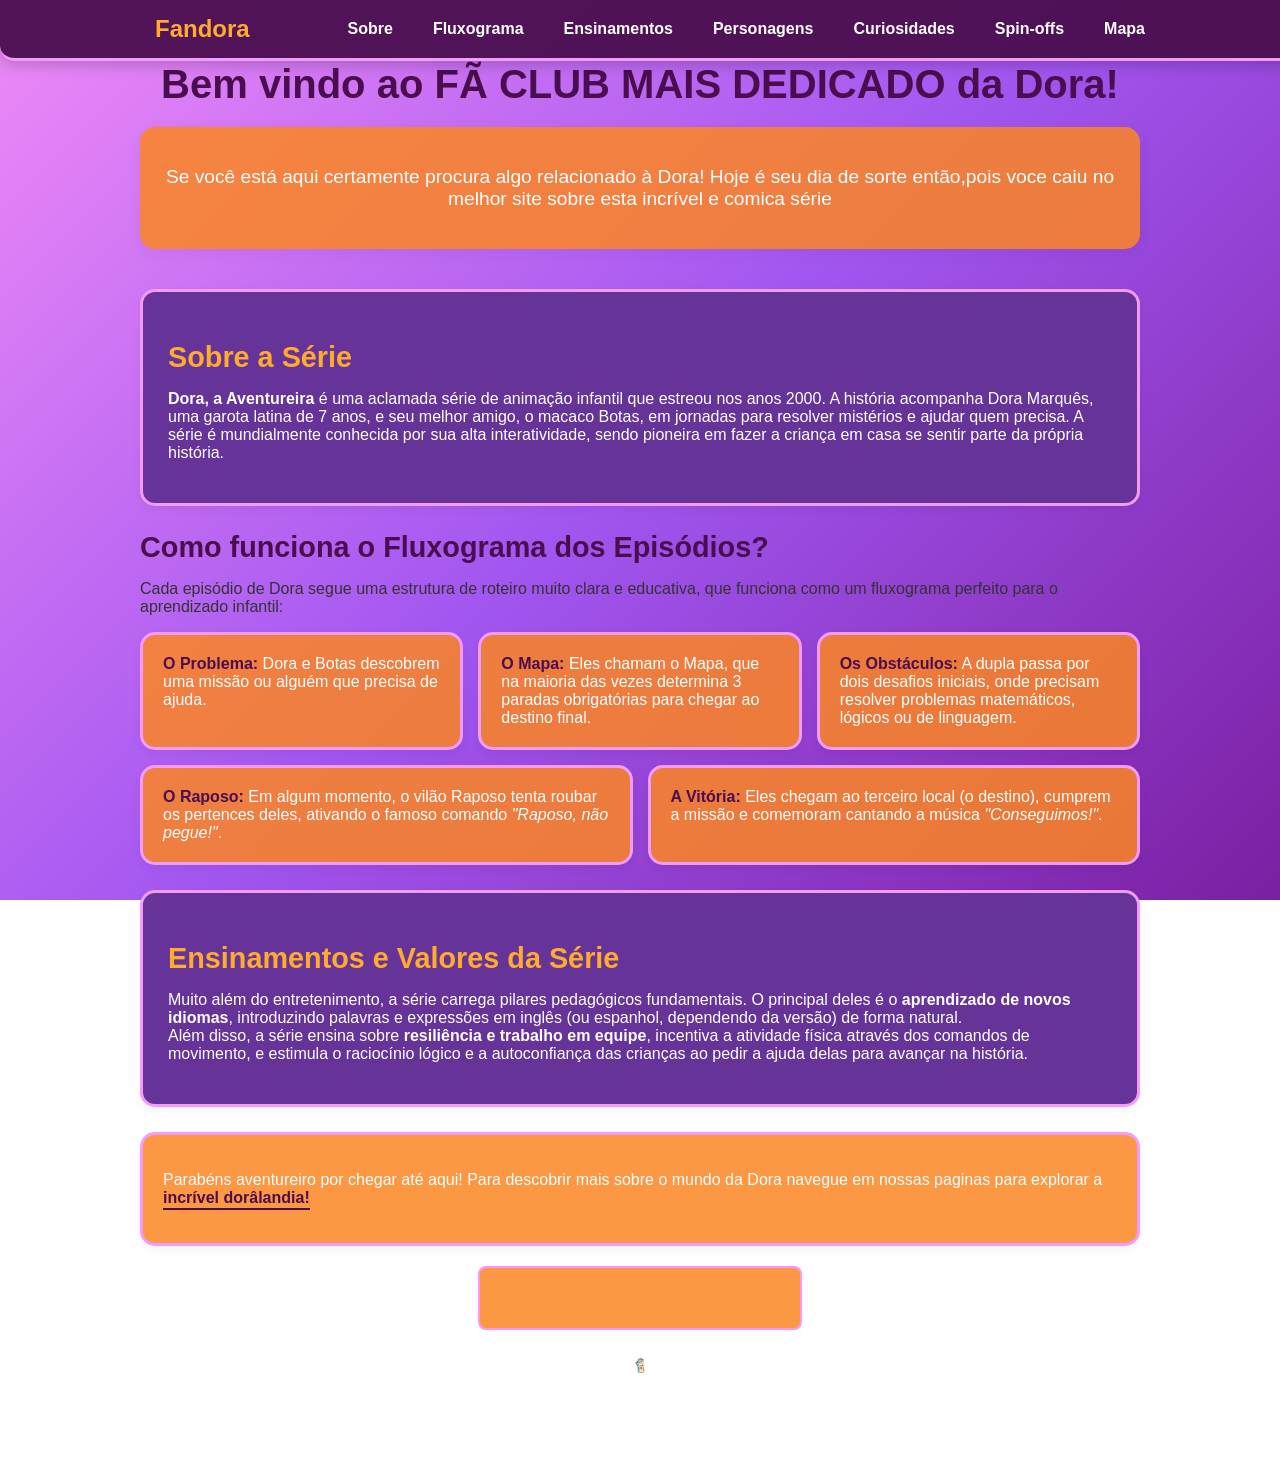
<file: index.html>
<!DOCTYPE html>
<html lang="pt-BR">
<head>
  
    <meta charset="UTF-8">
    <meta name="viewport" content="width=device-width, initial-scale=1.0">
    <title>Fandora</title>
    <link rel="icon" type="image" href="imgs/logotipo_dora.png">
    <link rel="stylesheet" href="style.css">
    <link rel="stylesheet" href="index.css">
  
</head>
  
<body>
  <!--  menu de navegação-->
  <nav class="navbar">
        <div class="nav-container">
            <a href="#" class="nav-logo">Fandora</a>
            <ul class="nav-links">
                <li><a href="#sobre-a-dora">Sobre</a></li>
                <li><a href="#fluxograma">Fluxograma</a></li>
                <li><a href="#Ensinamentos">Ensinamentos</a></li>
                <li><a href="personagens.html">Personagens</a></li>
                <li><a href="curiosidades.html">Curiosidades</a></li>
                <li><a href="spinoff.html">Spin-offs</a></li>
                 <li><a href="mapa.html">Mapa</a></li>
            </ul>
        </div>
    </nav>
  <!-- Introd ao leitor-->
   <div class="content">
  <header>
    <h1>Bem vindo ao <strong>FÃ CLUB MAIS DEDICADO</strong> da Dora!</h1>
      <div><p>Se você está aqui certamente procura algo relacionado à Dora! Hoje é seu dia de sorte então,pois voce caiu no melhor site sobre esta incrível e comica série</p></div></header>
       <!-- Fim da introd-->
     
    <!-- Conteúdo1 -->
  <section id="sobre-a-dora">
    <h2>Sobre a Série</h2>
    <p>
        <strong>Dora, a Aventureira</strong> é uma aclamada série de animação infantil que estreou nos anos 2000. 
        A história acompanha Dora Marquês, uma garota latina de 7 anos, e seu melhor amigo, o macaco Botas, em jornadas para resolver mistérios e ajudar quem precisa. 
        A série é mundialmente conhecida por sua alta interatividade, sendo pioneira em fazer a criança em casa se sentir parte da própria história.
    </p></section>
       <!-- Fim do Conteúdo1 -->

     <!-- Conteúdo2 -->
      <section id="fluxograma">
    <h2>Como funciona o Fluxograma dos Episódios?</h2>
    <p>
        Cada episódio de Dora segue uma estrutura de roteiro muito clara e educativa, que funciona como um fluxograma perfeito para o aprendizado infantil:
    </p>
    <ul>
        <li><strong>O Problema:</strong> Dora e Botas descobrem uma missão ou alguém que precisa de ajuda.</li>
        <li><strong>O Mapa:</strong> Eles chamam o Mapa, que na maioria das vezes determina 3 paradas obrigatórias para chegar ao destino final.</li>
        <li><strong>Os Obstáculos:</strong> A dupla passa por dois desafios iniciais, onde precisam resolver problemas matemáticos, lógicos ou de linguagem.</li>
        <li><strong>O Raposo:</strong> Em algum momento, o vilão Raposo tenta roubar os pertences deles, ativando o famoso comando <em>"Raposo, não pegue!"</em>.</li>
        <li><strong>A Vitória:</strong> Eles chegam ao terceiro local (o destino), cumprem a missão e comemoram cantando a música <em>"Conseguimos!"</em>.</li>
    </ul>
    </section>
     <!-- Fim do Conteúdo2 -->
     
     <!--Conteúdo3 -->
      <section id="Ensinamentos">
    <h2>Ensinamentos e Valores da Série</h2>
    <p>
        Muito além do entretenimento, a série carrega pilares pedagógicos fundamentais. O principal deles é o <strong>aprendizado de novos idiomas</strong>, introduzindo palavras e expressões em inglês (ou espanhol, dependendo da versão) de forma natural.<br>
      Além disso, a série ensina sobre <strong>resiliência e trabalho em equipe</strong>, incentiva a atividade física através dos comandos de movimento, e estimula o raciocínio lógico e a autoconfiança das crianças ao pedir a ajuda delas para avançar na história.
    </p>
</section> 
     <!-- Fim do Conteúdo3 -->
     
  <section id="mapa_e_links">
<p> Parabéns aventureiro por chegar até aqui! Para descobrir mais sobre o mundo da Dora navegue em nossas paginas para explorar a <a href="#" >incrível dorâlandia!</a> </p>
  <!-- volta para o inicio com o menu-->
</section>
     </div>
  <input type="text">
  <!-- Footer -->
  <footer class="footer">
    <img src="imgs/mapa-da-dora.png" alt="Mapa Oculto" class="mapa-easter-egg" onclick="alert('Parabéns aventureiro! Você encontrou o Mapa!')">
            <p>&copy; 2026 - Feito para a CEO da empressa Dora Corporations</p>
        </footer>
</body>
</html>
</file>
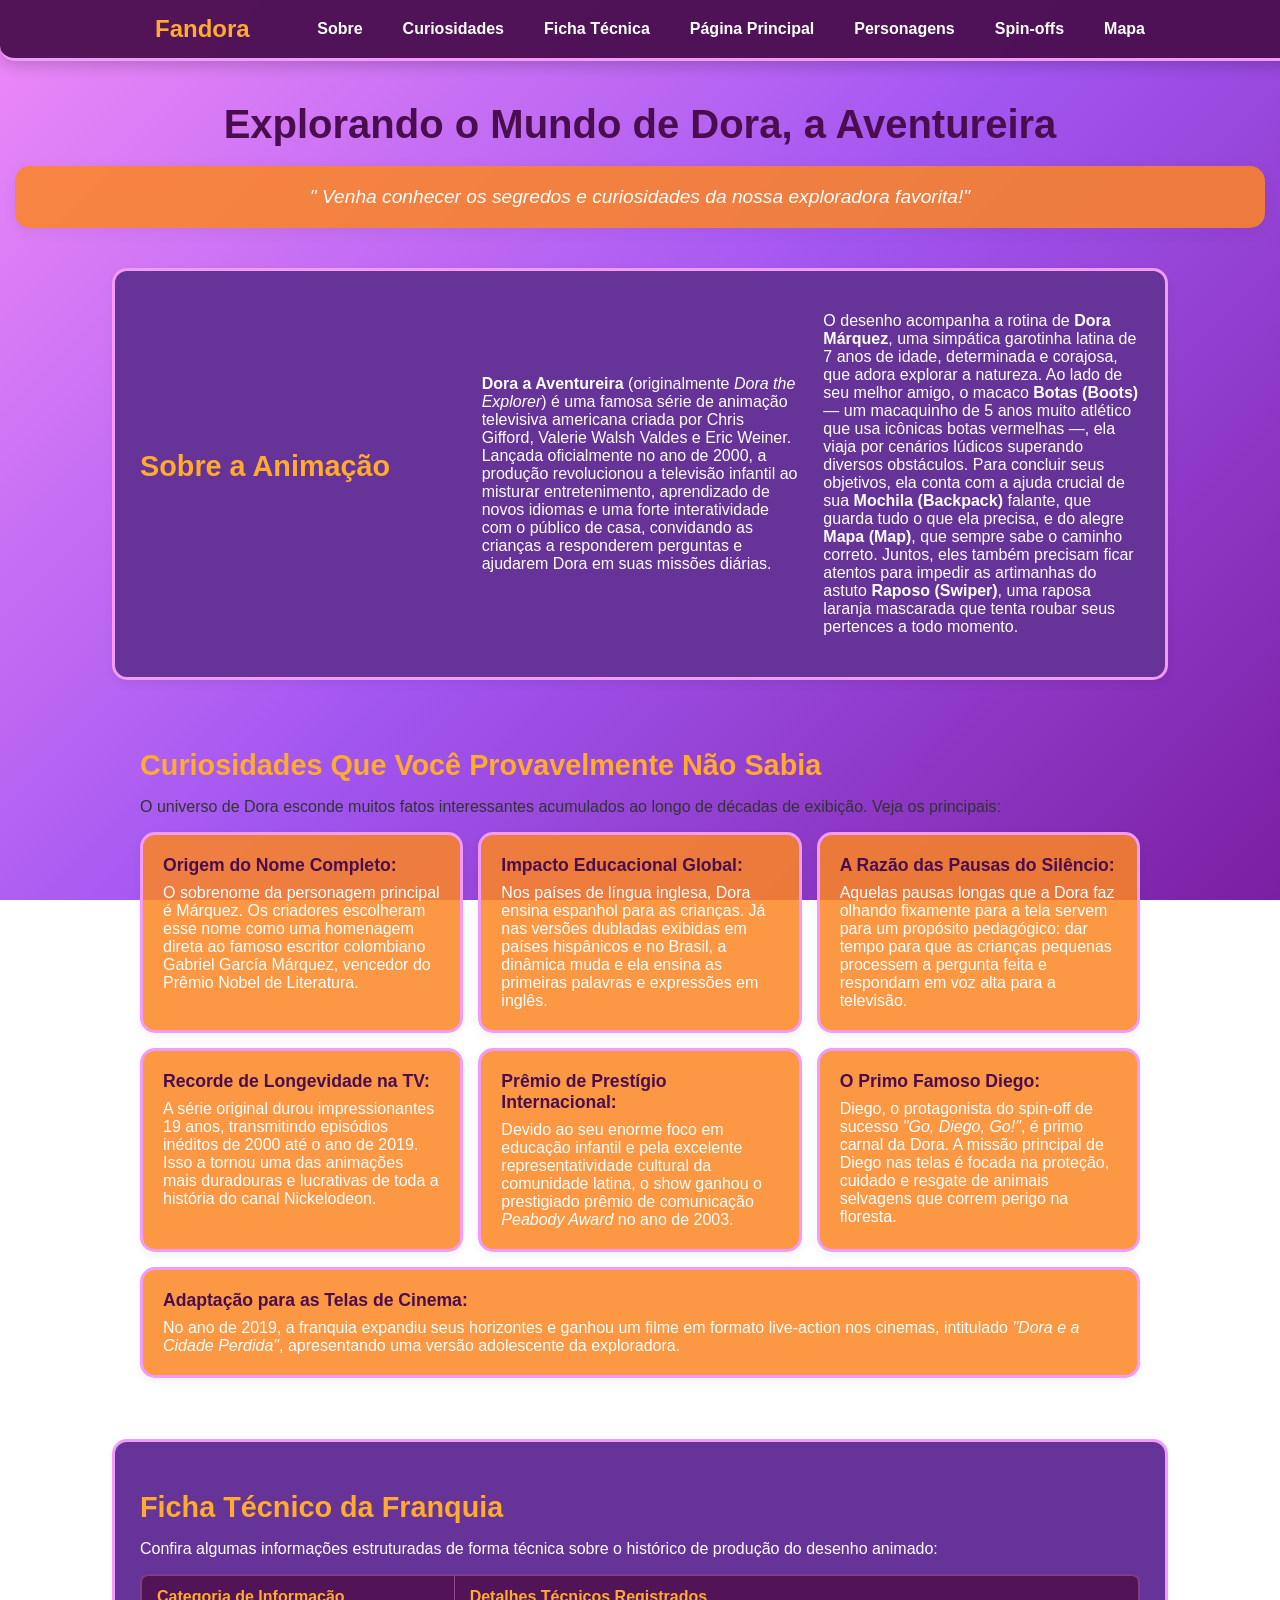
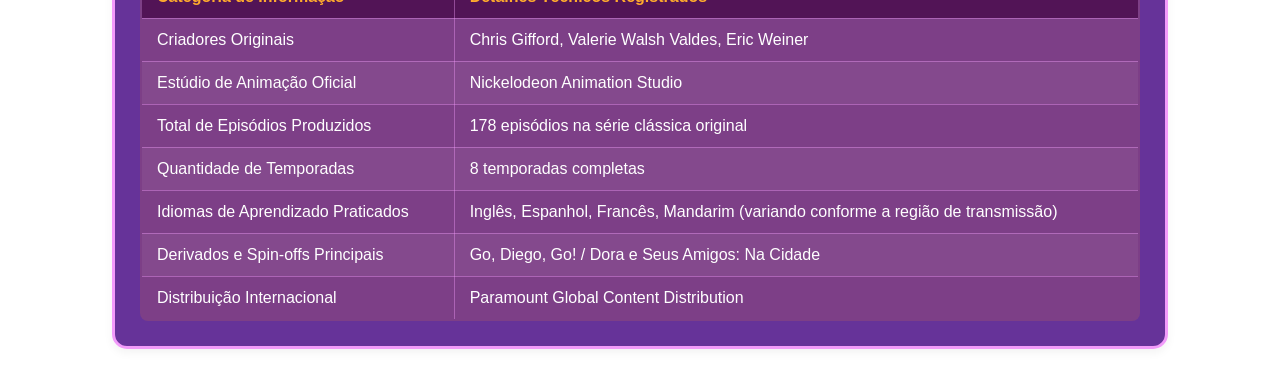
<file: curiosidades.html>
<!DOCTYPE html>
<html lang="pt-BR">
<head>
    <meta charset="UTF-8">
    <title>Fã Clube da Dora a Aventureira - Curiosidades</title>
	<link rel="stylesheet" href="style.css">
	<link rel="stylesheet" href="curiosidades.css">
    <link rel="icon" type="image" href="imgs/logotipo_dora.png">
</head>
<body>
	
	<nav class="navbar">
        <div class="nav-container">
            <a href="#" class="nav-logo">Fandora</a>
            <ul class="nav-links">
                <li><a href="#sobre">Sobre</a></li>
                <li><a href="#curiosidades">Curiosidades</a></li>
                <li><a href="#dados">Ficha Técnica</a></li>
                <li><a href="index.html">Página Principal</a></li>
                <li><a href="personagens.html">Personagens</a></li>
                <li><a href="spinoff.html">Spin-offs</a></li>
                 <li><a href="mapa.html">Mapa</a></li>
            </ul>
        </div>
    </nav>

    <header>
        <h1>Explorando o Mundo de Dora, a Aventureira</h1>
        <p><em>" Venha conhecer os segredos e curiosidades da nossa exploradora favorita!"</em></p>
    </header>

    <section class="sobre" id="sobre">
        <h2>Sobre a Animação</h2>
        <p><strong>Dora a Aventureira</strong> (originalmente <em>Dora the Explorer</em>) é uma famosa série de animação televisiva americana criada por Chris Gifford, Valerie Walsh Valdes e Eric Weiner.
 	Lançada oficialmente no ano de 2000, a produção revolucionou a televisão infantil ao misturar entretenimento, aprendizado de novos idiomas e uma forte interatividade com o público de casa,
	 convidando as crianças a responderem perguntas e ajudarem Dora em suas missões diárias.</p>
         
        <p>O desenho acompanha a rotina de <strong>Dora Márquez</strong>, uma simpática garotinha latina de 7 anos de idade, determinada e corajosa, que adora explorar a natureza.
	 Ao lado de seu melhor amigo, o macaco <strong>Botas (Boots)</strong> — um macaquinho de 5 anos muito atlético que usa icônicas botas vermelhas —,
	 ela viaja por cenários lúdicos superando diversos obstáculos. Para concluir seus objetivos, ela conta com a ajuda crucial de sua <strong>Mochila (Backpack)</strong> falante, que guarda tudo o que ela precisa,
	 e do alegre <strong>Mapa (Map)</strong>, que sempre sabe o caminho correto. Juntos, eles também precisam ficar atentos para impedir as artimanhas do astuto <strong>Raposo (Swiper)</strong>,
	uma raposa laranja mascarada que tenta roubar seus pertences a todo momento.</p>
    </section>

    <section id="curiosidades">
        <h2>Curiosidades Que Você Provavelmente Não Sabia</h2>
        <p>O universo de Dora esconde muitos fatos interessantes acumulados ao longo de décadas de exibição. Veja os principais:</p>
         
        <ol>
            <li>
                <strong>Origem do Nome Completo:</strong> 
                O sobrenome da personagem principal é Márquez. Os criadores escolheram esse nome como uma homenagem direta ao famoso escritor colombiano Gabriel García Márquez, vencedor do Prêmio Nobel de Literatura.
            </li>
            <li>
                <strong>Impacto Educacional Global:</strong> 
                Nos países de língua inglesa, Dora ensina espanhol para as crianças. Já nas versões dubladas exibidas em países hispânicos e no Brasil, a dinâmica muda e ela ensina as primeiras palavras e expressões em inglês.
            </li>
            <li>
                <strong>A Razão das Pausas do Silêncio:</strong> 
                Aquelas pausas longas que a Dora faz olhando fixamente para a tela servem para um propósito pedagógico: dar tempo para que as crianças pequenas processem a pergunta feita e respondam em voz alta para a televisão.
            </li>
            <li>
                <strong>Recorde de Longevidade na TV:</strong> 
                A série original durou impressionantes 19 anos, transmitindo episódios inéditos de 2000 até o ano de 2019. Isso a tornou uma das animações mais duradouras e lucrativas de toda a história do canal Nickelodeon.
            </li>
            <li>
                <strong>Prêmio de Prestígio Internacional:</strong> 
                Devido ao seu enorme foco em educação infantil e pela excelente representatividade cultural da comunidade latina, o show ganhou o prestigiado prêmio de comunicação <em>Peabody Award</em> no ano de 2003.
            </li>
            <li>
                <strong>O Primo Famoso Diego:</strong> 
                Diego, o protagonista do spin-off de sucesso <em>"Go, Diego, Go!"</em>, é primo carnal da Dora. A missão principal de Diego nas telas é focada na proteção, cuidado e resgate de animais selvagens que correm perigo na floresta.
            </li>
            <li>
                <strong>Adaptação para as Telas de Cinema:</strong> 
                No ano de 2019, a franquia expandiu seus horizontes e ganhou um filme em formato live-action nos cinemas, intitulado <em>"Dora e a Cidade Perdida"</em>, apresentando uma versão adolescente da exploradora.
            </li>
        </ol>
    </section>

    <section id="dados">
        <h2>Ficha Técnico da Franquia</h2>
        <p>Confira algumas informações estruturadas de forma técnica sobre o histórico de produção do desenho animado:</p>
         
        <table border="1" cellpadding="5" cellspacing="0">
            <thead>
                <tr>
                    <th>Categoria de Informação</th>
                    <th>Detalhes Técnicos Registrados</th>
                </tr>
            </thead>
            <tbody>
                <tr>
                    <td>Criadores Originais</td>
                    <td>Chris Gifford, Valerie Walsh Valdes, Eric Weiner</td>
                </tr>
                <tr>
                    <td>Estúdio de Animação Oficial</td>
                    <td>Nickelodeon Animation Studio</td>
                </tr>
                <tr>
                    <td>Total de Episódios Produzidos</td>
                    <td>178 episódios na série clássica original</td>
                </tr>
                <tr>
                    <td>Quantidade de Temporadas</td>
                    <td>8 temporadas completas</td>
                </tr>
                <tr>
                    <td>Idiomas de Aprendizado Praticados</td>
                    <td>Inglês, Espanhol, Francês, Mandarim (variando conforme a região de transmissão)</td>
                </tr>
                <tr>
                    <td>Derivados e Spin-offs Principais</td>
                    <td>Go, Diego, Go! / Dora e Seus Amigos: Na Cidade</td>
                </tr>
                <tr>
                    <td>Distribuição Internacional</td>
                    <td>Paramount Global Content Distribution</td>
                </tr>
            </tbody>
        </table>
    </section>

</body>
</html>
</file>
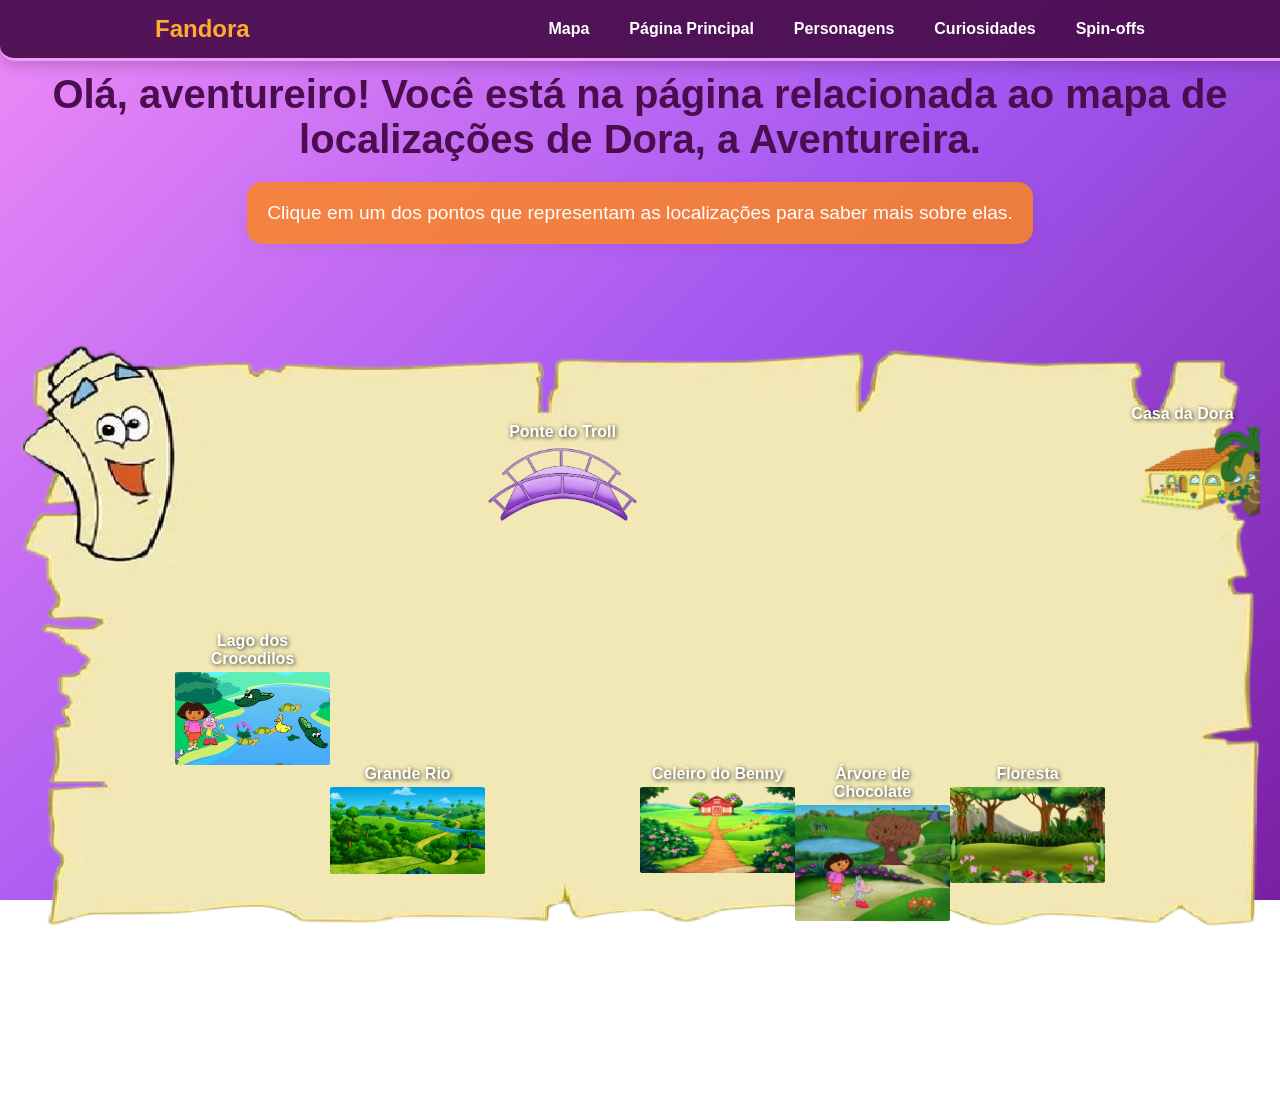
<file: mapa.html>
<!DOCTYPE html>
<html lang="pt-BR">

    <head>

        <meta charset="UTF-8">

        <meta name="viewport" content="width=device-width, initial-scale=1.0">

        <link rel="stylesheet" href="style.css">
        <link rel="stylesheet" href="Mapa.css">
        <link rel="icon" type="image" href="imgs/logotipo_dora.png">

        <title>Mapa da Dora a Aventureira</title>

    </head>

    <body>
        <nav class="navbar">
            <div class="nav-container">
                <a href="#" class="nav-logo">Fandora</a>
                <ul class="nav-links">
                    <li><a href="#mapaOverlay">Mapa</a></li>
                    <li><a href="index.html">Página Principal</a></li>
                    <li><a href="personagens.html">Personagens</a></li>
                    <li><a href="curiosidades.html">Curiosidades</a></li>
                    <li><a href="spinoff.html">Spin-offs</a></li>
                   
                </ul>
            </div>
        </nav>

        <header>
            <h1>
                Olá, aventureiro! Você está na página relacionada ao mapa de
                localizações de Dora, a Aventureira.
            </h1>

            <div>
                Clique em um dos pontos que representam as localizações para
                saber mais sobre elas.
            </div>

        </header>

        <main>

            <section id="mapa">
                <div id="mapaContainer">
                    <img id="imgMapa" src="imgs/mapa2-Photoroom (1).png" alt="Mapa da Dora">

                    <div id="mapaOverlay">
                        <div class="quadranteAbaixo" id="q1" ></div>
                        <div class="quadranteAbaixo" id="q2" ></div>
                        <div class="quadranteAbaixo" id="q3" ></div>
                        <div class="quadranteAbaixo" id="q4" ></div>
                        <div class="quadranteAbaixo" id="q5" ></div>
                        <div class="quadranteAbaixo" id="q6" ></div>
                        <div class="quadranteAbaixo" id="q7" ></div>
                        <div class="quadranteAbaixo" id="q8" ></div>
                        <div class="quadranteAbaixo" id="q9" ></div>
                        <div class="quadranteAbaixo" id="q10" ></div>
                        <div class="quadranteAbaixo" id="q11" ></div>
                        <div class="quadranteAbaixo" id="q12" ></div>
                        <div class="quadranteAbaixo" id="q13" ></div>
                        <div class="quadranteAbaixo" id="q14" ></div>
                        <div class="quadranteAbaixo" id="q15" ></div>
                        <div class="quadranteAbaixo" id="q16" ></div>
                        <div class="quadranteAcima" id="q17" ></div>
                        <div class="quadranteAcima" id="q18" ></div>
                        <div class="quadranteAcima" id="q19" ></div>
                        <div class="quadranteAcima" id="q20" ></div>
                        <div class="quadranteAcima" id="q21" ></div>
                        <div class="quadranteAcima" id="q22" ></div>
                        <div class="quadranteAcima" id="q23" ></div>
                        <div class="quadranteAcima" id="q24" ></div>
                    </div>
                    
                    <article id="localizacoes">

                        <div class="localizacao" data-local="1">

                            <h3>
                                Casa da Dora
                            </h3>

                            <img class="imgLocalizacao" src="imgs/67fe19a10879cc03cc8d97707c435842-removebg-preview (1).png">

                        </div>

                        <div class="localizacao" data-local="2">

                            <h3>
                                Floresta
                            </h3>

                            <img class="imgLocalizacao" src="imgs/83f4a71cecf992b0a128b90c1cd9110f-removebg-preview.png">

                        </div>

                        <div class="localizacao" data-local="3">

                            <h3>
                                Ponte do Troll
                            </h3>

                            <img class="imgLocalizacao" src="imgs/ponte da dora-Photoroom.png">

                        </div>

                        <div class="localizacao" data-local="4">

                            <h3 >
                                Grande Rio
                            </h3>
                            
                            <img class="imgLocalizacao" src="imgs/ChatGPT Image 24 de jun. de 2026, 13_48_10.png">

                        </div>

                        <div class="localizacao" data-local="5">

                            <h3>
                                Árvore de Chocolate
                            </h3>

                            <img class="imgLocalizacao" src="imgs/2JSFGGb73K7R5RnJpANcTwobV9wiqBKxgmlhZWusZKHK5MF1a3eEK_vt2uCE36BQX6a31hDedIJb00cGhJqhAODqyKbRiuhYxu9oCT1.jfif">

                        </div>

                        <div class="localizacao" data-local="6">

                            <h3>
                                Celeiro do Benny
                            </h3>

                            <img class="imgLocalizacao" src="imgs/ChatGPT_Image_24_de_jun._de_2026__14_06_54-removebg-preview.png">

                        </div>

                        <div class="localizacao" data-local="7">

                            <h3>
                                Lago dos Crocodilos
                            </h3>

                            <img class="imgLocalizacao" src="imgs/pvuhAnBgVZFwynVEVZc9ws567hYSVOTnuw7pXqSbkC7hYNgWvFZyh6X10Hz-esPIhUJYscoZ9Jr9i_qDhfmjpJljNurSutjWko35XNr2jGp.jfif">

                        </div>

                    </article>

                    <article id="descricoes">
                
                        <div class="descricao" data-local="1">
                            <p>
                                A Casa da Dora é o principal ponto de partida das
                                aventuras. Ela vive ali com sua família e normalmente
                                começa suas jornadas ao lado de Botas após consultar
                                o Mapa. Diversos episódios começam ou terminam nesse
                                local, tornando-o um dos lugares mais importantes da série.
                            </p>
                        </div>

                        <div class="descricao" data-local="2">
                            <p>
                                A Floresta é provavelmente a região mais explorada de
                                toda a série. Ela conecta inúmeros caminhos e destinos,
                                servindo como passagem para montanhas, rios, jardins e
                                outras áreas. Muitas espécies de animais vivem ali e
                                frequentemente ajudam Dora durante suas missões.
                            </p>
                        </div>

                        <div class="descricao" data-local="3">
                            <p>
                                A Ponte do Troll é um dos locais mais icônicos da série.
                                O Troll que a guarda frequentemente apresenta desafios
                                ou enigmas que Dora precisa resolver para atravessar.
                                Essa ponte simboliza a importância da inteligência,
                                da coragem e da amizade nas aventuras.
                            </p>
                        </div>

                        <div class="descricao" data-local="4">
                            <p>
                                O Grande Rio é um importante obstáculo natural encontrado em diversas
                                aventuras de Dora. Para atravessá-lo, Dora e Botas frequentemente precisam
                                utilizar barcos, pontes ou outros meios de transporte, seguindo as
                                orientações do Mapa. Suas margens conectam diferentes regiões e servem
                                como passagem para vários dos principais destinos explorados na série.
                            </p>
                        </div>

                        <div class="descricao" data-local="5">
                            <p>
                                A Árvore de Chocolate é um dos lugares mais curiosos e memoráveis do mundo
                                de Dora. Diferentemente de uma árvore comum, ela produz deliciosas barras
                                de chocolate em seus galhos, despertando a curiosidade de todos os
                                personagens. Dora e Botas costumam passar por esse local durante algumas
                                aventuras, seja para descansar ou admirar a paisagem. 
                            </p>
                        </div>

                        <div class="descricao" data-local="6">
                                <p>
                                    O Celeiro do Benny é um dos principais locais da fazenda onde vive Benny. 
                                    Nele são guardadas ferramentas, alimentos e outros equipamentos utilizados 
                                    no dia a dia. Em diversas aventuras, Dora e Botas visitam o celeiro para
                                    ajudar Benny a encontrar objetos perdidos, organizar materiais ou resolver
                                    problemas relacionados às atividades da fazenda.
                                </p>
                        </div>

                        <div class="descricao" data-local="7">
                                <p>
                                    O Lago dos Crocodilos é um dos obstáculos naturais mais famosos encontrados
                                    por Dora durante suas aventuras. Suas águas são habitadas por crocodilos,
                                    tornando a travessia um verdadeiro desafio. Para chegar ao outro lado,
                                    Dora e Botas frequentemente precisam encontrar uma ponte, utilizar um barco
                                    ou seguir um caminho seguro indicado pelo Mapa.
                                </p>
                        </div>

                    </article>
            
                </div>

            </section>

        </main>

        </div>
        
        <footer class="footer">
            <p>&copy; 2026 - Feito para a CEO da empressa Dora Corporations</p>
        </footer>

        <script src="mapa.js"></script>

    </body>

</html>
</file>
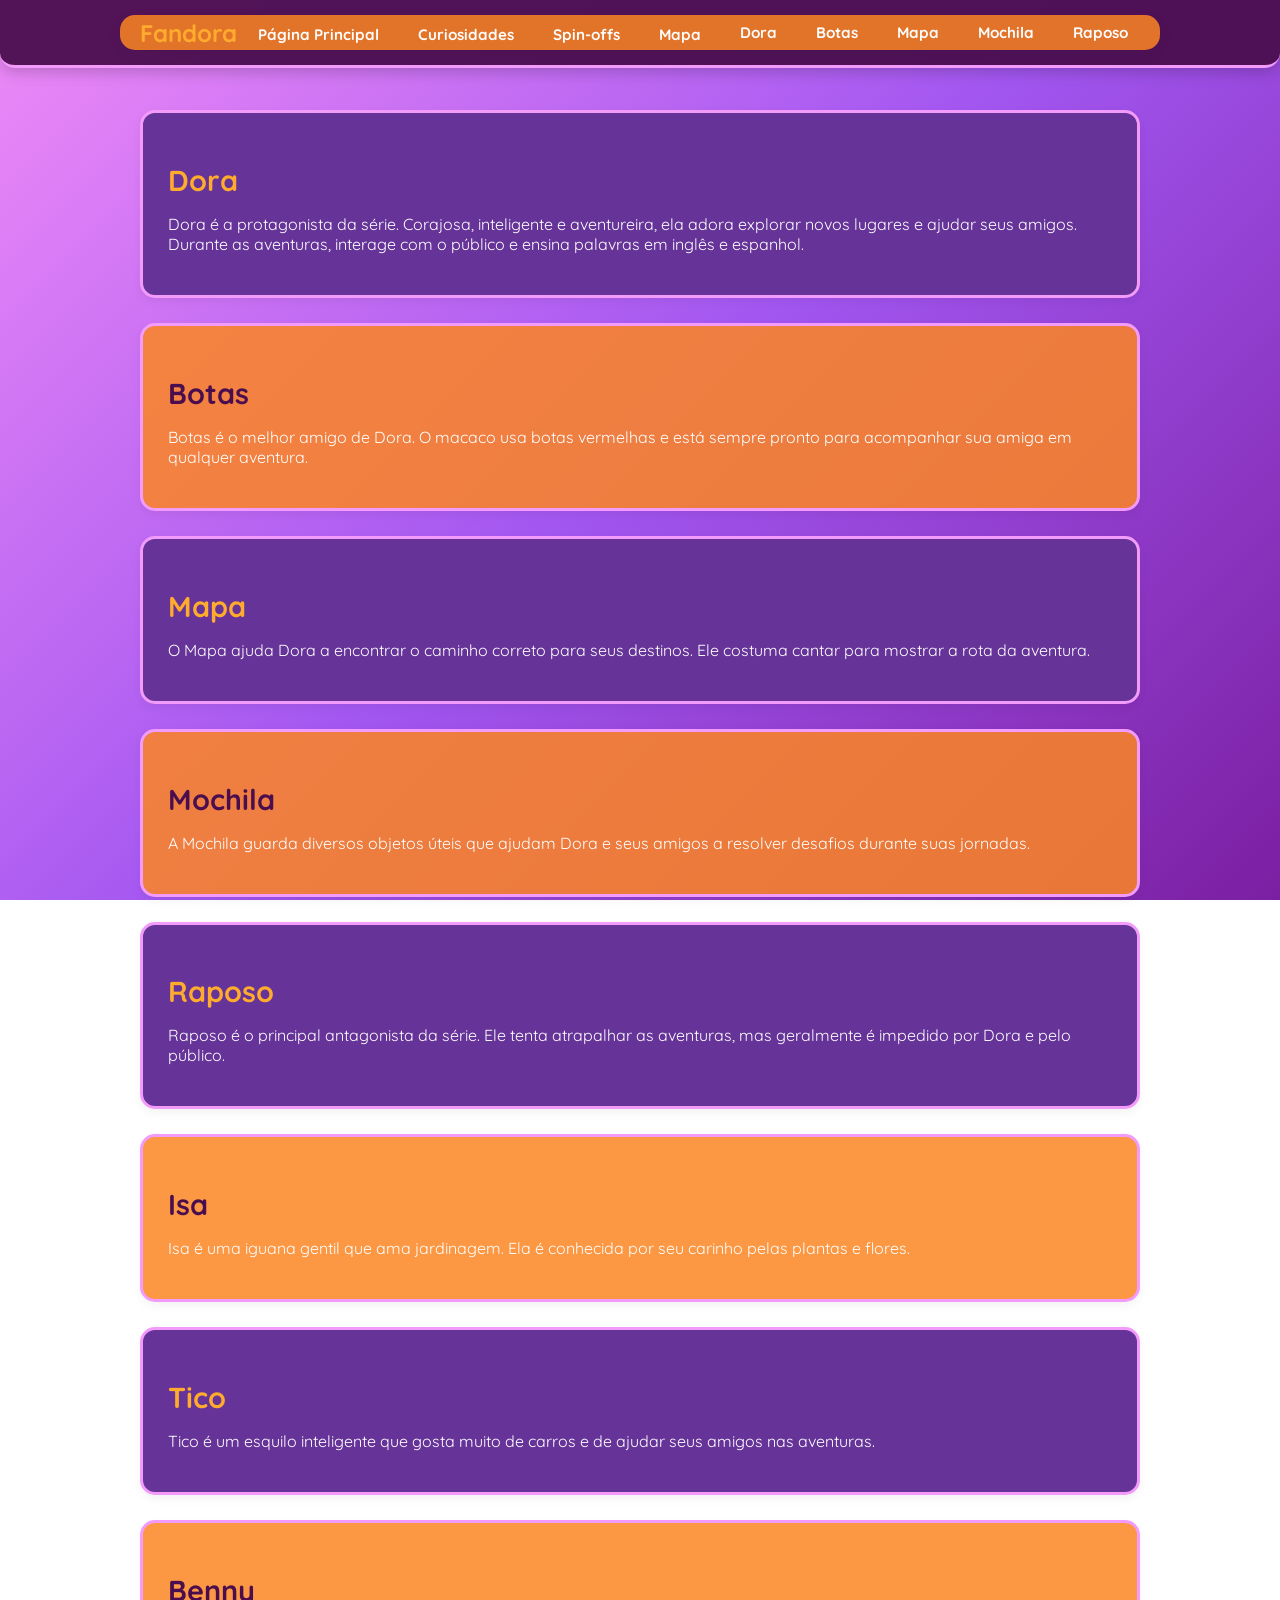
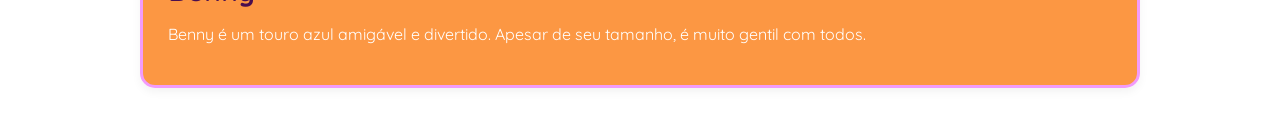
<file: personagens.html>
<!DOCTYPE html>
<html lang="pt-BR">
<head>
    <meta charset="UTF-8">
    <meta name="viewport" content="width=device-width, initial-scale=1.0">
    <title>Personagens de Dora, a Aventureira</title>
    
    <!-- Fonte -->
    <link href="https://fonts.googleapis.com/css2?family=Quicksand:wght@400;600;700&display=swap" rel="stylesheet">
    <link rel="icon" type="image" href="imgs/logotipo_dora.png">
    <link rel="stylesheet" href="style.css">
    <link rel="stylesheet" href="personagens.css">
</head>
<body>

    <header>

        <div class="nav-container">
            <h1>Fandora</h1>

            <nav class="nav-links">
                <li><a href="index.html">Página Principal</a></li>
                <li><a href="curiosidades.html">Curiosidades</a></li>
                <li><a href="spinoff.html">Spin-offs</a></li>
                <li><a href="mapa.html">Mapa</a></li>
                <a href="#dora">Dora</a>
                <a href="#botas">Botas</a>
                <a href="#mapa">Mapa</a>
                <a href="#mochila">Mochila</a>
                <a href="#raposo">Raposo</a>
               
            </nav>

        </div>

    </header>

    <main class="content">

        <div class="personagem" id="dora">
            <h2>Dora</h2>
            <p>
                Dora é a protagonista da série. Corajosa, inteligente e aventureira,
                ela adora explorar novos lugares e ajudar seus amigos. Durante as
                aventuras, interage com o público e ensina palavras em inglês e espanhol.
            </p>
        </div>

        <div class="personagem" id="botas">
            <h2>Botas</h2>
            <p>
                Botas é o melhor amigo de Dora. O macaco usa botas vermelhas e está
                sempre pronto para acompanhar sua amiga em qualquer aventura.
            </p>
        </div>

        <div class="personagem" id="mapa">
            <h2>Mapa</h2>
            <p>
                O Mapa ajuda Dora a encontrar o caminho correto para seus destinos.
                Ele costuma cantar para mostrar a rota da aventura.
            </p>
        </div>

        <div class="personagem" id="mochila">
            <h2>Mochila</h2>
            <p>
                A Mochila guarda diversos objetos úteis que ajudam Dora e seus amigos
                a resolver desafios durante suas jornadas.
            </p>
        </div>

        <div class="personagem" id="raposo">
            <h2>Raposo</h2>
            <p>
                Raposo é o principal antagonista da série. Ele tenta atrapalhar as
                aventuras, mas geralmente é impedido por Dora e pelo público.
            </p>
        </div>

        <div class="personagem" id="isa">
            <h2>Isa</h2>
            <p>
                Isa é uma iguana gentil que ama jardinagem. Ela é conhecida por seu
                carinho pelas plantas e flores.
            </p>
        </div>

        <div class="personagem" id="tico">
            <h2>Tico</h2>
            <p>
                Tico é um esquilo inteligente que gosta muito de carros e de ajudar
                seus amigos nas aventuras.
            </p>
        </div>

        <div class="personagem" id="benny">
            <h2>Benny</h2>
            <p>
                Benny é um touro azul amigável e divertido. Apesar de seu tamanho,
                é muito gentil com todos.
            </p>
        </div>

    </main>

</body>
</html>
</file>
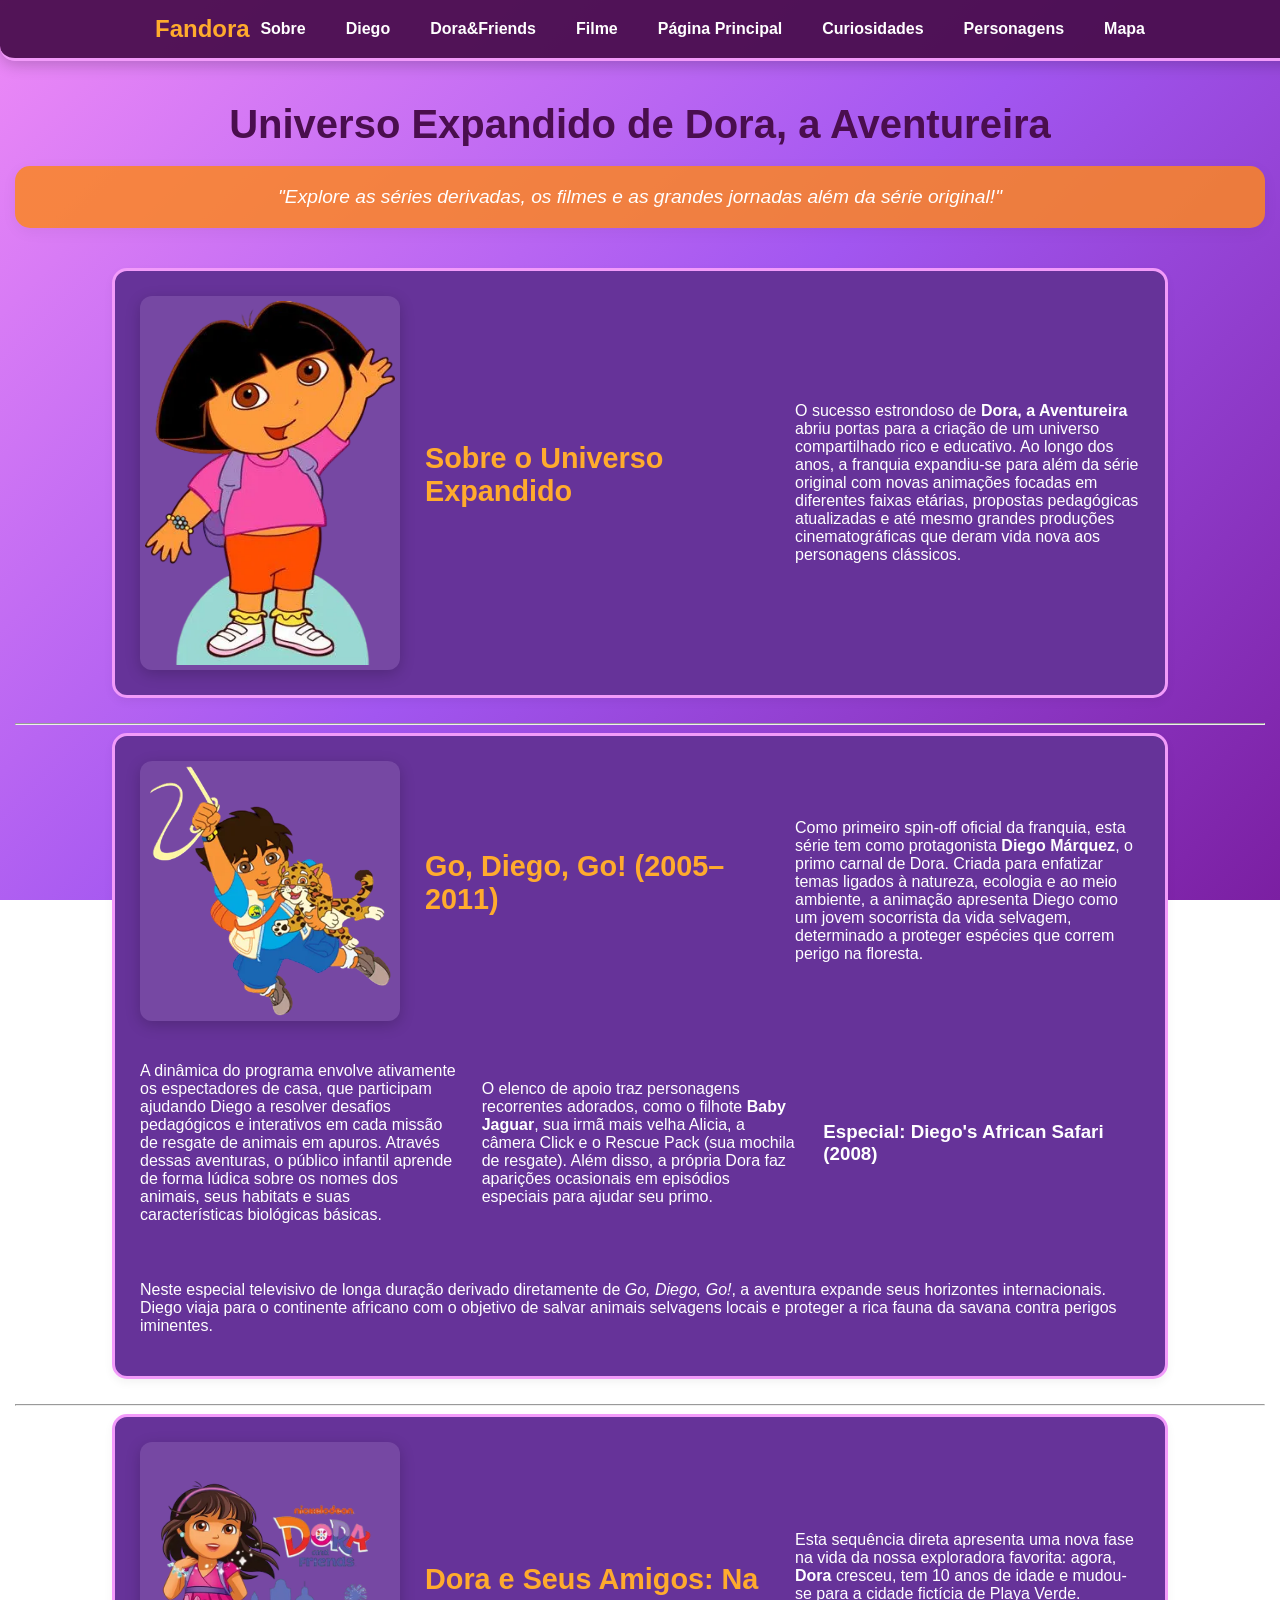
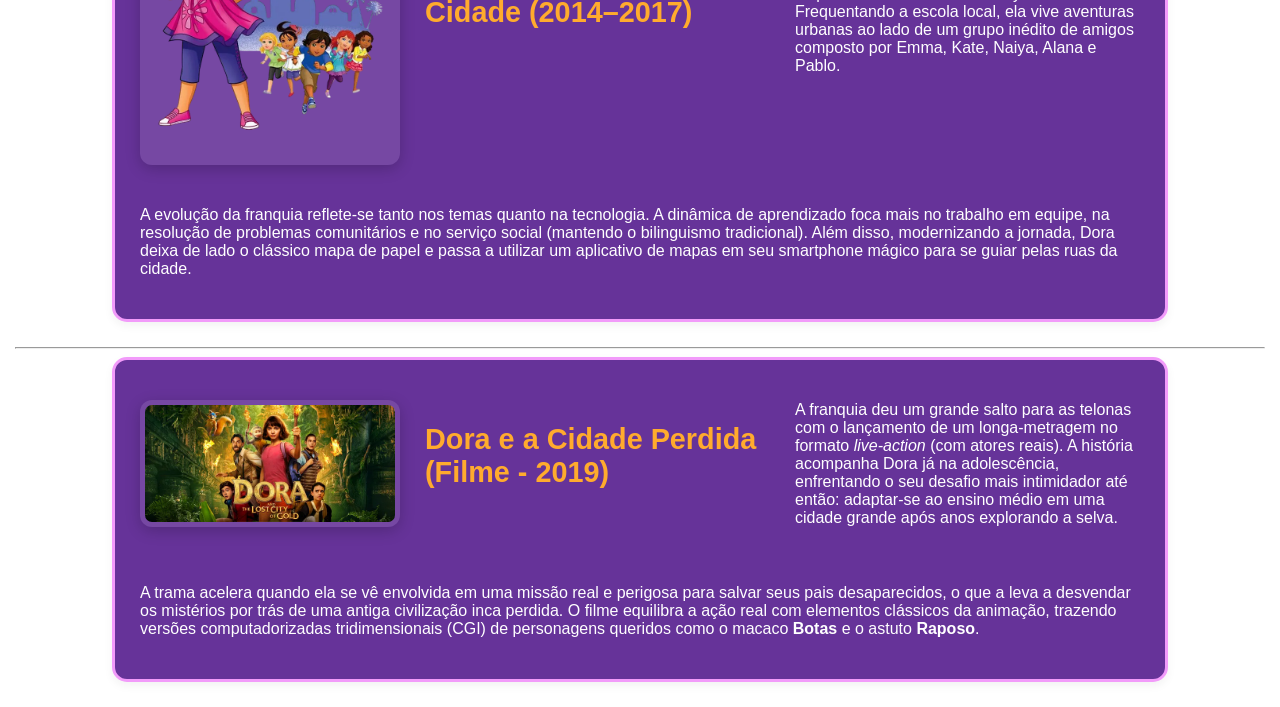
<file: spinoff.html>
<!DOCTYPE html>
<html lang="pt-BR">
<head>
    <meta charset="UTF-8">
    <meta name="viewport" content="width=device-width, initial-scale=1.0">
    <title>Fã Clube da Dora a Aventureira - Spin-offs</title>
    <link rel="stylesheet" href="style.css">
    <link rel="stylesheet" href="curiosidades.css">
    <link rel="icon" type="image" href="imgs/logotipo_dora.png">
</head>
<body>

    <nav class="navbar">
        <div class="nav-container">
            <a href="." class="nav-logo">Fandora</a>
            <ul class="nav-links">
                <li><a href="#sobre">Sobre</a></li>
                <li><a href="#diego">Diego</a></li>
                <li><a href="#Dora">Dora&Friends</a></li>
                <li><a href="#live">Filme</a></li>
                <li><a href="index.html">Página Principal</a></li>
                <li><a href="curiosidades.html">Curiosidades</a></li>
                <li><a href="personagens.html">Personagens</a></li>
                <li><a href="mapa.html">Mapa</a></li>
            </ul>
        </div>
    </nav>

    <header>
        <h1>Universo Expandido de Dora, a Aventureira</h1>
        <p><em>"Explore as séries derivadas, os filmes e as grandes jornadas além da série original!"</em></p>
    </header>

    <main>
        <section class="sobre" id="sobre">
            <img src="imgs/f01f25e0d8ecaf5690c924af6248655e-Photoroom.png" alt="Dora acenando">
            <h2>Sobre o Universo Expandido</h2>
            <p>O sucesso estrondoso de <strong>Dora, a Aventureira</strong> abriu portas para a criação de um universo compartilhado rico e educativo. Ao longo dos anos, a franquia expandiu-se para além da série original com novas animações focadas em diferentes faixas etárias, propostas pedagógicas atualizadas e até mesmo grandes produções cinematográficas que deram vida nova aos personagens clássicos.</p>
        </section>

        <hr>

        <section class="sobre" id="diego">
            <img src="imgs/5aa66bd07603fc558cffbecc-Photoroom.png" alt="Diego Márquez">
            <h2>Go, Diego, Go! (2005–2011)</h2>
            <p>Como primeiro spin-off oficial da franquia, esta série tem como protagonista <strong>Diego Márquez</strong>, o primo carnal de Dora. Criada para enfatizar temas ligados à natureza, ecologia e ao meio ambiente, a animação apresenta Diego como um jovem socorrista da vida selvagem, determinado a proteger espécies que correm perigo na floresta.</p>
            
            <p>A dinâmica do programa envolve ativamente os espectadores de casa, que participam ajudando Diego a resolver desafios pedagógicos e interativos em cada missão de resgate de animais em apuros. Através dessas aventuras, o público infantil aprende de forma lúdica sobre os nomes dos animais, seus habitats e suas características biológicas básicas.</p>
            
            <p>O elenco de apoio traz personagens recorrentes adorados, como o filhote <strong>Baby Jaguar</strong>, sua irmã mais velha Alicia, a câmera Click e o Rescue Pack (sua mochila de resgate). Além disso, a própria Dora faz aparições ocasionais em episódios especiais para ajudar seu primo.</p>

            <h3>Especial: Diego's African Safari (2008)</h3>
            <p>Neste especial televisivo de longa duração derivado diretamente de <em>Go, Diego, Go!</em>, a aventura expande seus horizontes internacionais. Diego viaja para o continente africano com o objetivo de salvar animais selvagens locais e proteger a rica fauna da savana contra perigos iminentes.</p>
        </section>

        <hr>

        <section class="sobre" id="Dora">
            <img src="imgs/757d77ce4048298e2fcb6e0ba266240f-Photoroom.png" alt="Dora acenando">
            <h2>Dora e Seus Amigos: Na Cidade (2014–2017)</h2>
            <p>Esta sequência direta apresenta uma nova fase na vida da nossa exploradora favorita: agora, <strong>Dora</strong> cresceu, tem 10 anos de idade e mudou-se para a cidade fictícia de Playa Verde. Frequentando a escola local, ela vive aventuras urbanas ao lado de um grupo inédito de amigos composto por Emma, Kate, Naiya, Alana e Pablo.</p>
            
            <p>A evolução da franquia reflete-se tanto nos temas quanto na tecnologia. A dinâmica de aprendizado foca mais no trabalho em equipe, na resolução de problemas comunitários e no serviço social (mantendo o bilinguismo tradicional). Além disso, modernizando a jornada, Dora deixa de lado o clássico mapa de papel e passa a utilizar um aplicativo de mapas em seu smartphone mágico para se guiar pelas ruas da cidade.</p>
        </section>

        <hr>

        <section class="sobre" id="live">
             <img src="imgs/dora-and-the-lost-city-of-gold-nickelodeon-movies-paramount-pictures-players-nick-movie-film_15.jpg" alt="Dora acenando">
            <h2>Dora e a Cidade Perdida (Filme - 2019)</h2>
            <p>A franquia deu um grande salto para as telonas com o lançamento de um longa-metragem no formato <em>live-action</em> (com atores reais). A história acompanha Dora já na adolescência, enfrentando o seu desafio mais intimidador até então: adaptar-se ao ensino médio em uma cidade grande após anos explorando a selva.</p>
            
            <p>A trama acelera quando ela se vê envolvida em uma missão real e perigosa para salvar seus pais desaparecidos, o que a leva a desvendar os mistérios por trás de uma antiga civilização inca perdida. O filme equilibra a ação real com elementos clássicos da animação, trazendo versões computadorizadas tridimensionais (CGI) de personagens queridos como o macaco <strong>Botas</strong> e o astuto <strong>Raposo</strong>.</p>
        </section>
    </main>

</body>
</html>
</file>
<file: style.css>
html {
  scroll-behavior: smooth;
}

body {

    min-height: 100px;
    margin: 15px;
    background-attachment: fixed; 
    font-family: sans-serif;
    color: #333; 
    font-family: 'Quicksand', sans-serif;
    background-image: linear-gradient(135deg, #ee8af7 0%, #a256f0 50%, #7b1fa2 100%);
}

header h1 {
    font-size: 2.5rem;
    color: #4a0e4e;     
    text-align: center;
    margin-bottom: 20px;
}

h2 {
    font-size: 1.8rem;
    color: #ffab2d;     
    margin-bottom: 15px;
}

footer {

  color: white;
  padding: 25px;
  text-align: center;
}
header div {
    background-color: rgba(252, 133, 35, 0.85); 
    padding: 20px;
    border-radius: 15px;
    text-align: center;
    font-size: 1.2rem;
    margin-bottom: 40px;
    box-shadow: 0 4px 15px rgba(0, 0, 0, 0.05);
    font-family: sans-serif;
    color: white; 
    font-family: 'Quicksand', sans-serif;
}

/* Configuração da Barra de Navegação */
.navbar {
    background-color: rgba(74, 14, 78, 0.95); 
    position: fixed;
    top: 0; 
    left: 0;
    width: 100%;
    z-index: 1000;
    box-shadow: 0 4px 15px rgba(0, 0, 0, 0.2);
    padding: 15px 15px; 
    margin: 0px; 
    border-radius: 0 0 15px 15px; 
    border-bottom: 3px solid #f29bfa; 
}

.nav-container {
    max-width: 1000px;
    margin: 0 auto;
    display: flex;
    justify-content: space-between;
    align-items: center;
}

.nav-logo {
    color: #ffab2d;
    font-size: 1.5rem;
    font-weight: bold;
    text-decoration: none;
}

.nav-links {
    list-style: none;
    display: flex;
    gap: 20px;
    margin: 0;
    padding: 0;
}

.nav-links a {
    color: #ffffff;
    text-decoration: none;
    font-weight: bold;
    font-size: 1rem;
    padding: 5px 10px;
    border-radius: 8px;
    transition: all 0.3s ease;
}

.nav-links a:hover {
    color: #4a0e4e;
    background-color: #ffab2d;
}
</file>
<file: index.css>
.content {
    flex: 1;
    max-width: 1000px;
    margin: 0 auto;
    padding: 20px;
}

/* Configuração da introd-sobre a serie */
#sobre-a-dora {
    background-color: rebeccapurple;
    padding: 25px;

    border: 3px solid #f29bfa;
    border-radius: 15px;

    box-shadow: 0 4px 10px rgba(0, 0, 0, 0.05);
    margin-bottom: 25px;

    font-family: sans-serif;
    color: white;
    font-family: 'Quicksand', sans-serif;
}


/* Configuração da Barra do fluxograma */
#fluxograma ul {
    display: flex;
    flex-wrap: wrap;
    gap: 15px;
    padding: 0;
    list-style: none;
}

#fluxograma li {
    flex: 1;
    min-width: 200px;
    background-color: rgba(252, 133, 35, 0.85);
    padding: 20px;
    border: 3px solid #f29bfa;
    border-radius: 15px;
    box-shadow: 0 4px 10px rgba(0, 0, 0, 0.05);
    transition: transform 0.2s ease, box-shadow 0.2s ease;
    font-family: sans-serif;
    color: white;
    font-family: 'Quicksand', sans-serif;
}

#fluxograma h2 {
    color: #4a0e4e;
}

#fluxograma strong {
    color: #4a0e4e;
    font-weight: bold;
    font-size: 1rem;
}
/* Configuração dos ensinamentos */
#Ensinamentos {
    background-color: rebeccapurple;
    padding: 25px;
    border: 3px solid #f29bfa;
    border-radius: 15px;
    box-shadow: 0 4px 10px rgba(0, 0, 0, 0.05);
    margin-bottom: 25px;
    margin-top: 25px;
    font-family: sans-serif;
    color: white;
    font-family: 'Quicksand', sans-serif;
}

/* Configuração da pt-final */
#mapa_e_links {
    flex: 1;
    min-width: 200px;
    background-color: rgba(252, 133, 35, 0.85);
    padding: 20px;
    border: 3px solid #f29bfa;
    border-radius: 15px;
    box-shadow: 0 4px 10px rgba(0, 0, 0, 0.05);
    transition: transform 0.2s ease, box-shadow 0.2s ease;
    font-family: sans-serif;
    color: white;
    font-family: 'Quicksand', sans-serif;
}

#mapa_e_links:hover {
    transform: translateY(-5px);
    box-shadow: 0 6px 15px rgba(0, 0, 0, 0.1);
}
/* Hovers */

#fluxograma li:hover {
    transform: translateY(-5px);
    box-shadow: 0 6px 15px rgba(0, 0, 0, 0.1);
}

#sobre-a-dora:hover {
    transform: translateY(-5px);
    box-shadow: 0 6px 15px rgba(0, 0, 0, 0.15);
}

#Ensinamentos:hover {
    transform: translateY(-5px);
    box-shadow: 0 6px 15p
}


#mapa_e_links:hover {
    transform: translateY(-5px);
    box-shadow: 0 6px 15px rgba(0, 0, 0, 0.1);
}

#mapa_e_links a {
    color: #4a0e4e;
    font-weight: bold;
    text-decoration: none;
    border-bottom: 2px solid #4a0e4e;
    padding-bottom: 2px;
    transition: all 0.2s ease;
}

#mapa_e_links a:hover {
    color: white;
    border-bottom-color: #ffffff;

}

/* Estilização do Easter-Egg  */
.mapa-easter-egg {
    width: 10px;
    height: auto;
    cursor: pointer;
    /* Muda o mouse para indicar que dá para clicar */
    transition: transform 0.2s ease;
    display: inline-block;
    margin-top: 3px;
}

.mapa-easter-egg:hover {
    transform: scale(1.1) rotate(5deg);
}

input {
    display: block;
    margin: auto;
    width: 300px;
    height: 40px;
    padding: 10px;
    border: 2px solid #fb96ff;
    border-radius: 8px;
    background-color: rgba(252, 133, 35, 0.85);
}
</file>
<file: curiosidades.css>
html {
    scroll-behavior: smooth;
}

body {
    min-height: 100vh; 
    margin: 15px;
    background-attachment: fixed; 
    color: #333; 
    font-family: 'Quicksand', sans-serif;

    background-image: linear-gradient(135deg, #ee8af7 0%, #a256f0 50%, #7b1fa2 100%);
    
    padding-top: 60px; 
}


section {
    max-width: 1000px;
    margin: 0 auto 25px auto;
    padding: 20px;
}

header h1 {
    font-size: 2.5rem;
    color: #4a0e4e;      
    text-align: center;
    margin-bottom: 5px;
}

header p {
    background-color: rgba(252, 133, 35, 0.85); 
    padding: 20px;
    border-radius: 15px;
    text-align: center;
    font-size: 1.2rem;
    margin-bottom: 40px;
    box-shadow: 0 4px 15px rgba(0, 0, 0, 0.05);
    color: white; 
}


h2 {
    font-size: 1.8rem;
    color: #ffab2d;     
    margin-bottom: 15px;
}

.sobre {
    background-color: rebeccapurple;
    padding: 25px;
    border: 3px solid #f29bfa;
    border-radius: 15px;
    box-shadow: 0 4px 10px rgba(0, 0, 0, 0.05);
    color: white;
    transition: transform 0.2s ease, box-shadow 0.2s ease;
}

.sobre:hover {
    transform: translateY(-5px);
    box-shadow: 0 6px 15px rgba(0, 0, 0, 0.15);
}

#curiosidades ol {
    display: flex;
    flex-wrap: wrap;
    gap: 15px;
    padding: 0;
    list-style: none; 
}

#curiosidades li {
    flex: 1;
    min-width: 250px; 
    background-color: rgba(252, 133, 35, 0.85);
    padding: 20px;
    border: 3px solid #f29bfa;
    border-radius: 15px;
    box-shadow: 0 4px 10px rgba(0, 0, 0, 0.05);
    transition: transform 0.2s ease, box-shadow 0.2s ease;
    color: white;
}

#curiosidades li:hover {
    transform: translateY(-5px);
    box-shadow: 0 6px 15px rgba(0, 0, 0, 0.1);
}

#curiosidades h2 {
    color: #ffab2d;
    width: 100%; 
}

#curiosidades strong {
    color: #4a0e4e; 
    font-weight: bold;
    font-size: 1.1rem;
    display: block;
    margin-bottom: 8px;
}

#dados {
    background-color: rebeccapurple;
    padding: 25px;
    border: 3px solid #f29bfa;
    border-radius: 15px;
    box-shadow: 0 4px 10px rgba(0, 0, 0, 0.05);
    margin-top: 25px;
    color: white;
    transition: transform 0.2s ease, box-shadow 0.2s ease;
}

#dados:hover {
    transform: translateY(-5px);
    box-shadow: 0 6px 15px rgba(0, 0, 0, 0.15);
}


table {
    width: 100%;
    border-collapse: collapse; 
    margin-top: 15px;
    background-color: rgba(252, 133, 35, 0.15); 
    border: 2px solid #f29bfa !important; 
    border-radius: 8px;
    overflow: hidden;
}

th, td {
    padding: 12px 15px;
    text-align: left;
    border: 1px solid rgba(242, 155, 250, 0.4);
}

th {
    background-color: rgba(74, 14, 78, 0.85); 
    color: #ffab2d;
    font-weight: bold;
}

tr:nth-child(even) {
    background-color: rgba(255, 255, 255, 0.05); 
}

.sobre {
    display: flex;
    align-items: center;
    gap: 25px;
    flex-wrap: wrap; 
}

.sobre img {
    max-width: 250px;
    width: 100%;
    height: auto;
    border-radius: 12px;
    box-shadow: 0 4px 15px rgba(0, 0, 0, 0.2);
    object-fit: cover;
    background-color: rgba(255, 255, 255, 0.1); 
    padding: 5px;
}


.sobre h2, .sobre p, .sobre h3 {
    flex: 1;
    min-width: 280px; /
}


.sobre h2 {
    width: 100%;
    margin-top: 0;
}

@media screen and (max-width: 768px) {
    body {
        margin: 10px;
        padding-top: 80px; 
    }

    section {
        padding: 15px;
        margin-bottom: 20px;
    }

    header h1 {
        font-size: 1.8rem;
    }

    header p {
        font-size: 1rem;
        padding: 15px;
        margin-bottom: 25px;
    }

    h2 {
        font-size: 1.4rem;
    }

    #curiosidades ol {
        flex-direction: column;
    }

    #curiosidades li {
        min-width: 100%;
        box-sizing: border-box;
    }

    #dados {
        overflow-x: auto;
    }

    table {
        display: block;
        width: 100%;
        overflow-x: auto;
        -webkit-overflow-scrolling: touch;
    }

    th, td {
        padding: 8px 10px;
        font-size: 0.9rem;
    }

    .sobre {
        flex-direction: column;
        text-align: center;
    }
    
    .sobre img {
        max-width: 200px;
        margin-bottom: 15px;
    }
}

@media screen and (max-width: 480px) {
    body {
        margin: 5px;
        padding-top: 90px; 
    }

    section {
        padding: 10px;
        margin-bottom: 15px;
    }

    header h1 {
        font-size: 1.5rem;
    }

    header p {
        font-size: 0.95rem;
        padding: 10px;
        margin-bottom: 20px;
    }

    h2 {
        font-size: 1.2rem;
    }

    #curiosidades li {
        padding: 12px;
    }

    #curiosidades strong {
        font-size: 1rem;
    }

    th, td {
        padding: 6px 8px;
        font-size: 0.8rem;
    }
}
</file>
<file: Mapa.css>
/* Configuração e alinhamento do cabeçalho da página */
header {
    display: flex;
    flex-direction: column;
    align-items: center;
    text-align: center;
    margin-bottom: none;
    padding-top: 30px;
}

/* Centralização e dimensionamento do container do mapa */
#mapa {
    display: flex;
    justify-content: center;
    width: 100%;
    padding: 0 5px; 
    box-sizing: border-box;
}

/* Posicionamento relativo para servir de base aos elementos filhos absolutos */
#mapaContainer {
    position: relative;
    width: 100%;
    max-width: 1800px;
}

/* Ajuste responsivo da imagem de fundo do mapa */
#imgMapa {
    width: 100%;
    height: auto;
    display: block;
}

/* Criação do grid invisível de 8 colunas e 3 linhas sobre o mapa */
#mapaOverlay, #localizacoes {
    position: absolute;
    inset: 0;
    width: 100%;
    height: 100%;
    display: grid;
    grid-template-columns: repeat(8, 1fr);
    grid-template-rows: repeat(3, 1fr);
    pointer-events: none;
}

/* Alinhamento dos elementos nos quadrantes que mostram a descrição abaixo */
.quadranteAbaixo {
    position: relative; 
    pointer-events: none;
    display: flex;
    flex-direction: column;
    justify-content: flex-end; 
    align-items: center;
}

/* Alinhamento dos elementos nos quadrantes que mostram a descrição acima */
.quadranteAcima{
    position: relative; 
    pointer-events: none;
    display: flex;
    flex-direction: column;
    justify-content: flex-start;
    align-items: center;
}

/* Estilização e reativação de cliques para os pontos de localização */
.localizacao {
    pointer-events: auto;
    display: flex;
    flex-direction: column;
    align-items: center;
    justify-content: center;
    cursor: pointer;
    color: white;
    font-family: sans-serif;
    z-index: 5;
    width: 100%; 
    text-align: center;
}

/* Estilização do texto dos títulos de cada localização */
.localizacao h3 {
    margin: 0 0 4px 0;
    font-size: 1rem; 
    text-shadow: 1px 1px 4px rgba(0, 0, 0, 0.8); 
    transition: color 0.2s ease;
    word-break: break-word;
}

/* Mudança de cor do título ao passar o mouse */
.localizacao:hover h3 {
    color: #ffab2d;
}

/* Dimensionamento e efeitos para as imagens dos locais */
.localizacao img {
    width: auto;
    max-width: 100%;
    height: auto;
    max-height: 135px;
    object-fit: contain;
    transition: transform 0.2s ease;
    border-radius: 2%;
}

/* Efeito de zoom na imagem ao passar o mouse */
.localizacao:hover img {
    transform: scale(1.10); /* Efeito sutil de feedback */
}

/* Estilização padrão da caixa de texto descritiva oculta */
.descricao {
    position: absolute;
    /* Linha lógica do JS adicionará abaixo ou acima; controlamos o alinhamento horizontal aqui */
    left: 50%;
    transform: translateX(-50%);
    pointer-events: auto; /* Permite interação com a descrição */
    
    width: 230px; 
    max-width: 85vw; 
    
    background-color: rgba(255, 255, 255, 0.95); 
    box-sizing: border-box;
    border: 3px solid #f29bfa;
    border-radius: 12px;
    color: rgb(0, 0, 0);
    text-align: center;
    z-index: 10; 

    display: none;
    opacity: 0;
    box-shadow: 0px 4px 15px rgba(0, 0, 0, 0.3);
    transition: opacity 0.3s ease, transform 0.3s ease;
}

/* Exibição e ativação visual da caixa de descrição */
.descricao.ativa {
    display: block;
    opacity: 1;
}

/* RESPONSIVIDADE */
@media screen and (max-width: 768px) {
    header {
        padding-top: 80px; 
        padding-left: 15px;
        padding-right: 15px;
    }

    header h1 {
        font-size: 1.4rem;
    }

   
    .localizacao h3 {
        font-size: 0.75rem;
    }

   
    .localizacao img {
        max-height: 60px;
    }

    
    .descricao {
        width: 160px;
        padding: 8px;
        font-size: 0.8rem;
        border-width: 2px;
    }
}

@media screen and (max-width: 480px) {
    .localizacao h3 {
        font-size: 0.6rem;
    }

    .localizacao img {
        max-height: 40px;
    }

    .descricao {
        width: 130px;
        font-size: 0.7rem;
    }
}

@media screen and (max-width: 360px) {
    header h1 {
        font-size: 1.1rem;
    }

    header div {
        font-size: 0.85rem;
    }

    .localizacao h3 {
        font-size: 0.5rem;
        margin-bottom: 2px;
    }

    .localizacao img {
        max-height: 30px !important;
    }

    .descricao {
        width: 115px !important;
        padding: 5px !important;
        font-size: 0.65rem !important;
        border-width: 1px !important;
        border-radius: 6px !important;
    }
}
</file>
<file: personagens.css>
.content {
    max-width: 1000px;  
    margin: 110px auto 40px auto;     
    padding: 0 20px;
}

header {
    background-color: rgba(74, 14, 78, 0.95); 
    position: fixed; 
    top: 0; 
    left: 0;
    width: 100%; 
    z-index: 1000;
    box-shadow: 0 4px 15px rgba(0, 0, 0, 0.2);
    padding: 15px 0; 
    margin: 0; 
    border-radius: 0 0 15px 15px; 
    border-bottom: 3px solid #f29bfa;
}

.nav-container {
    max-width: 1000px; 
    margin: 0 auto;
    padding: 0 20px; 
    display: flex;
    justify-content: space-between; 
    align-items: center;
    flex-wrap: nowrap; 
}


header h1 {
    font-size: 1.5rem;
    color: #ffab2d; 
    margin: 0;
    text-align: left;
}

.nav-links {
    list-style: none;
    display: flex;
    gap: 15px; 
    margin: 0;
    padding: 0;
    align-items: center;
}

.nav-links a {
    color: #ffffff;
    text-decoration: none;
    font-weight: bold;
    font-size: 0.95rem; 
    padding: 8px 12px;
    border-radius: 8px;
    white-space: nowrap; 
    transition: all 0.3s ease;
}

.nav-links a:hover {
    color: #4a0e4e;
    background-color: #ffab2d; 
}


.personagem {
    padding: 25px;
    margin-bottom: 25px;
    border: 3px solid #f29bfa; 
    border-radius: 15px;
    box-shadow: 0 4px 10px rgba(0, 0, 0, 0.05);
    color: white;
    transition: transform 0.2s ease, box-shadow 0.2s ease;
}


.personagem:nth-of-type(odd) {
    background-color: rebeccapurple;
}

.personagem:nth-of-type(odd) h2 {
    color: #ffab2d; 
}


.personagem:nth-of-type(even) {
    background-color: rgba(252, 133, 35, 0.85);
}

.personagem:nth-of-type(even) h2 {
    color: #4a0e4e; 
}

.personagem:hover {
    transform: translateY(-5px);
    box-shadow: 0 6px 15px rgba(0, 0, 0, 0.15);
}

.curio_box { /* Adicione ou ajuste este bloco */
    background-color: rgba(252, 133, 35, 0.85);
    padding: 25px;
    border: 3px solid #f29bfa;
    border-radius: 15px;
    box-shadow: 0 4px 10px rgba(0, 0, 0, 0.05);
    color: white;
    margin-bottom: 40px;
    transition: transform 0.2s ease, box-shadow 0.2s ease;
}

.curio_box h3 {
    font-size: 1.8rem;
    color: #4a0e4e;
    margin-bottom: 15px;
}

.curio_box:hover {
    transform: translateY(-5px);
    box-shadow: 0 6px 15px rgba(0, 0, 0, 0.1);
}
</file>
